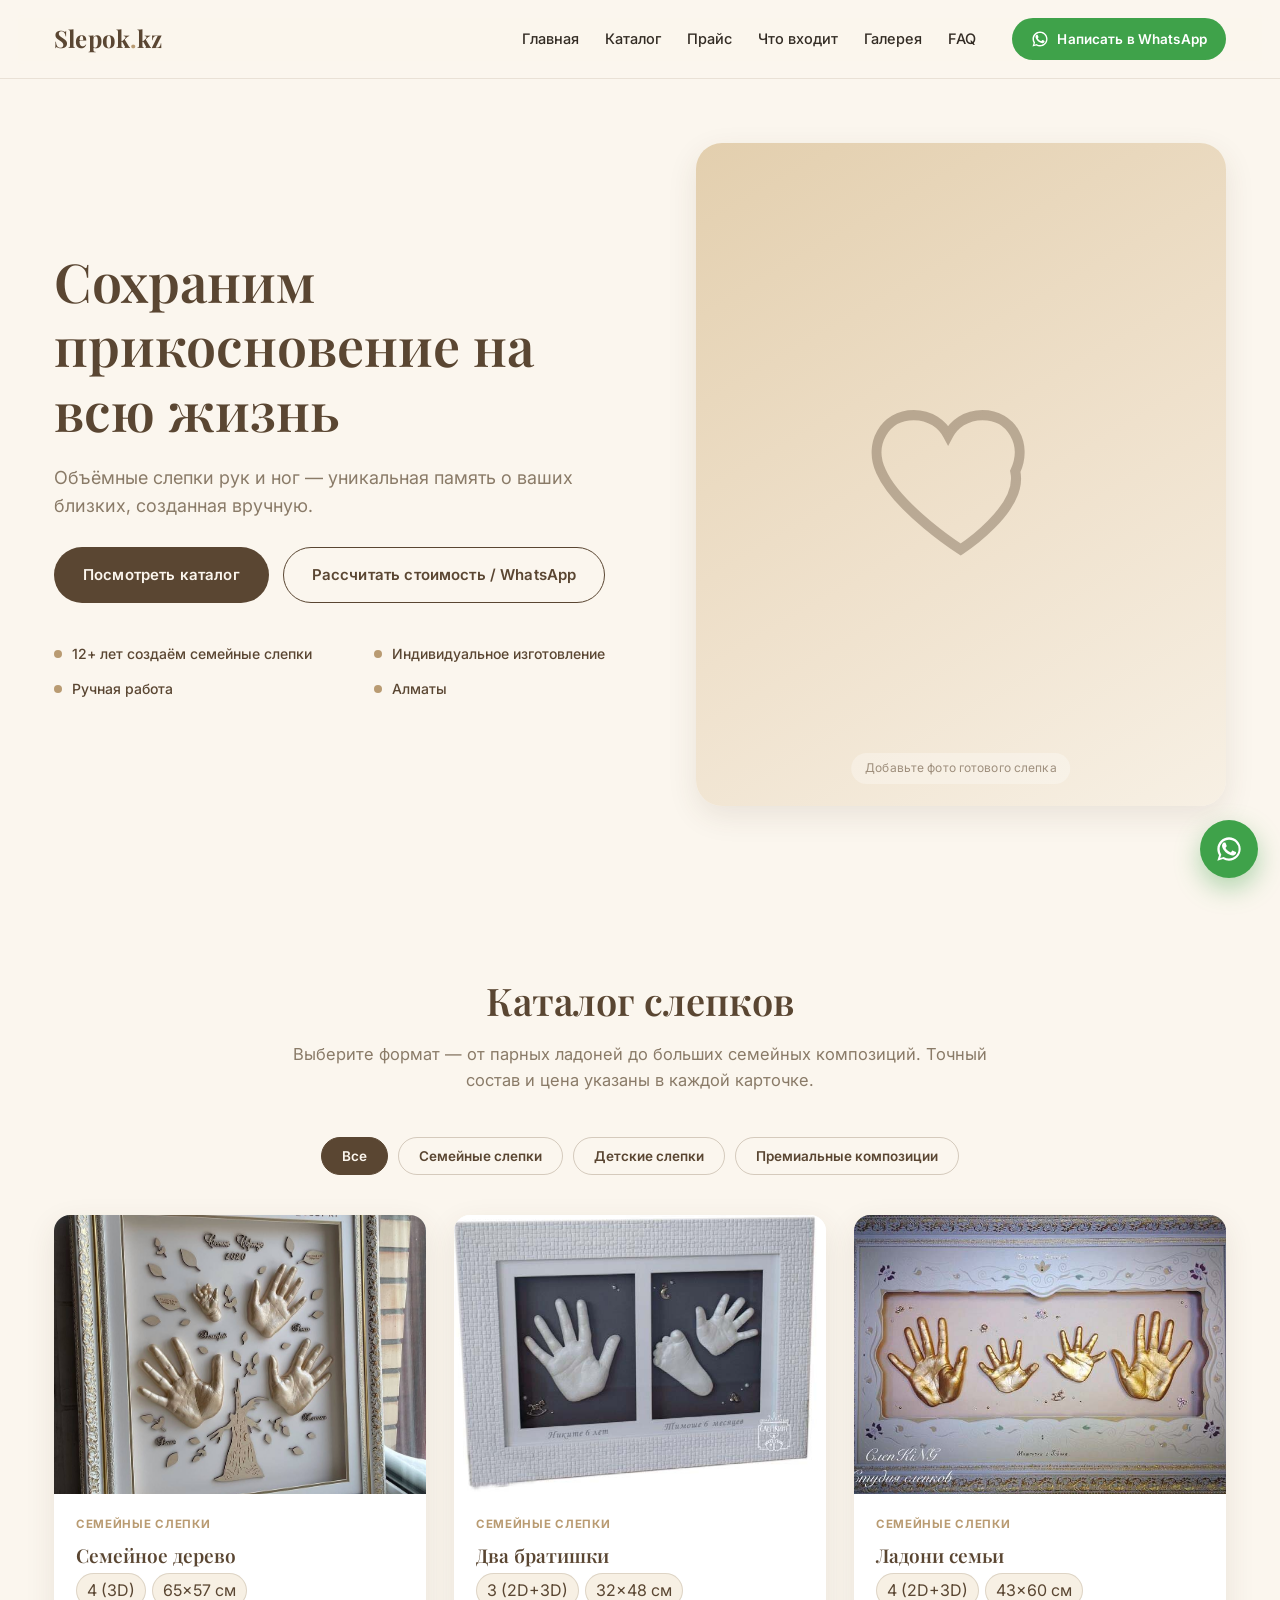
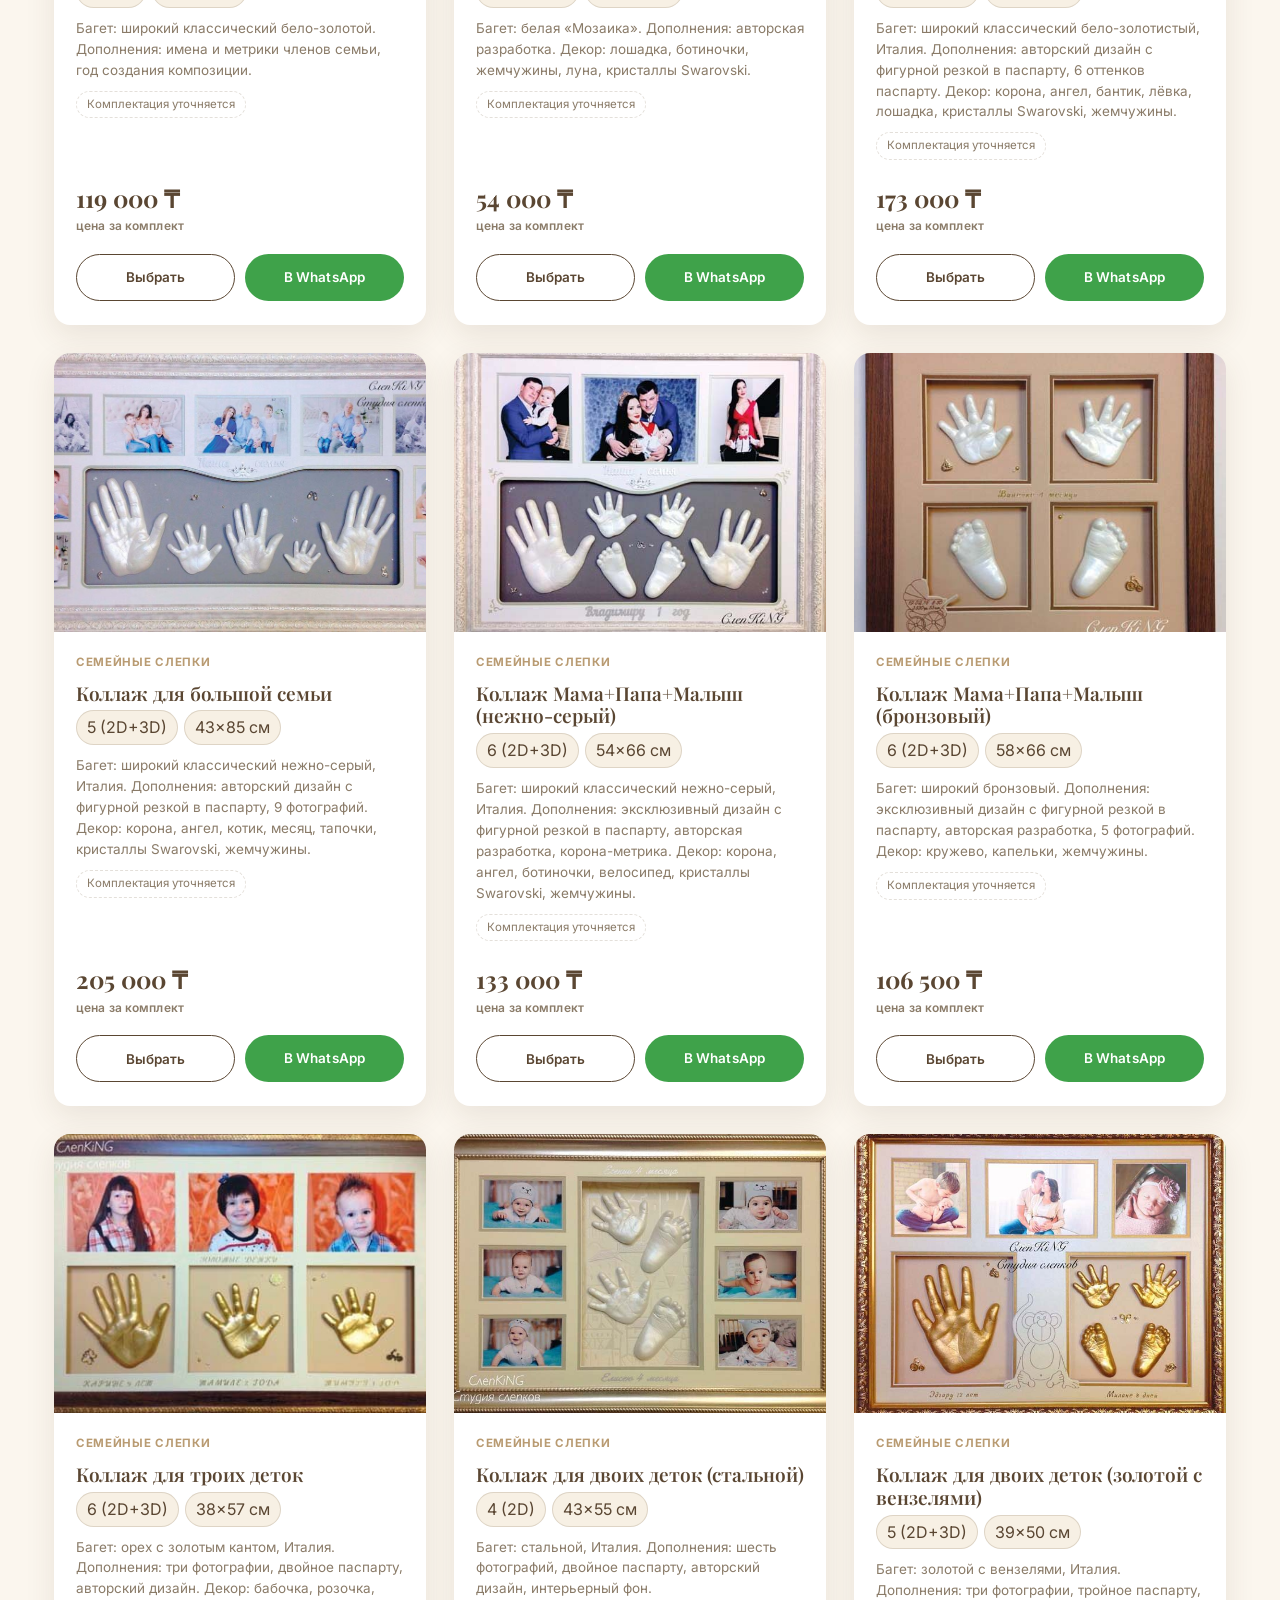
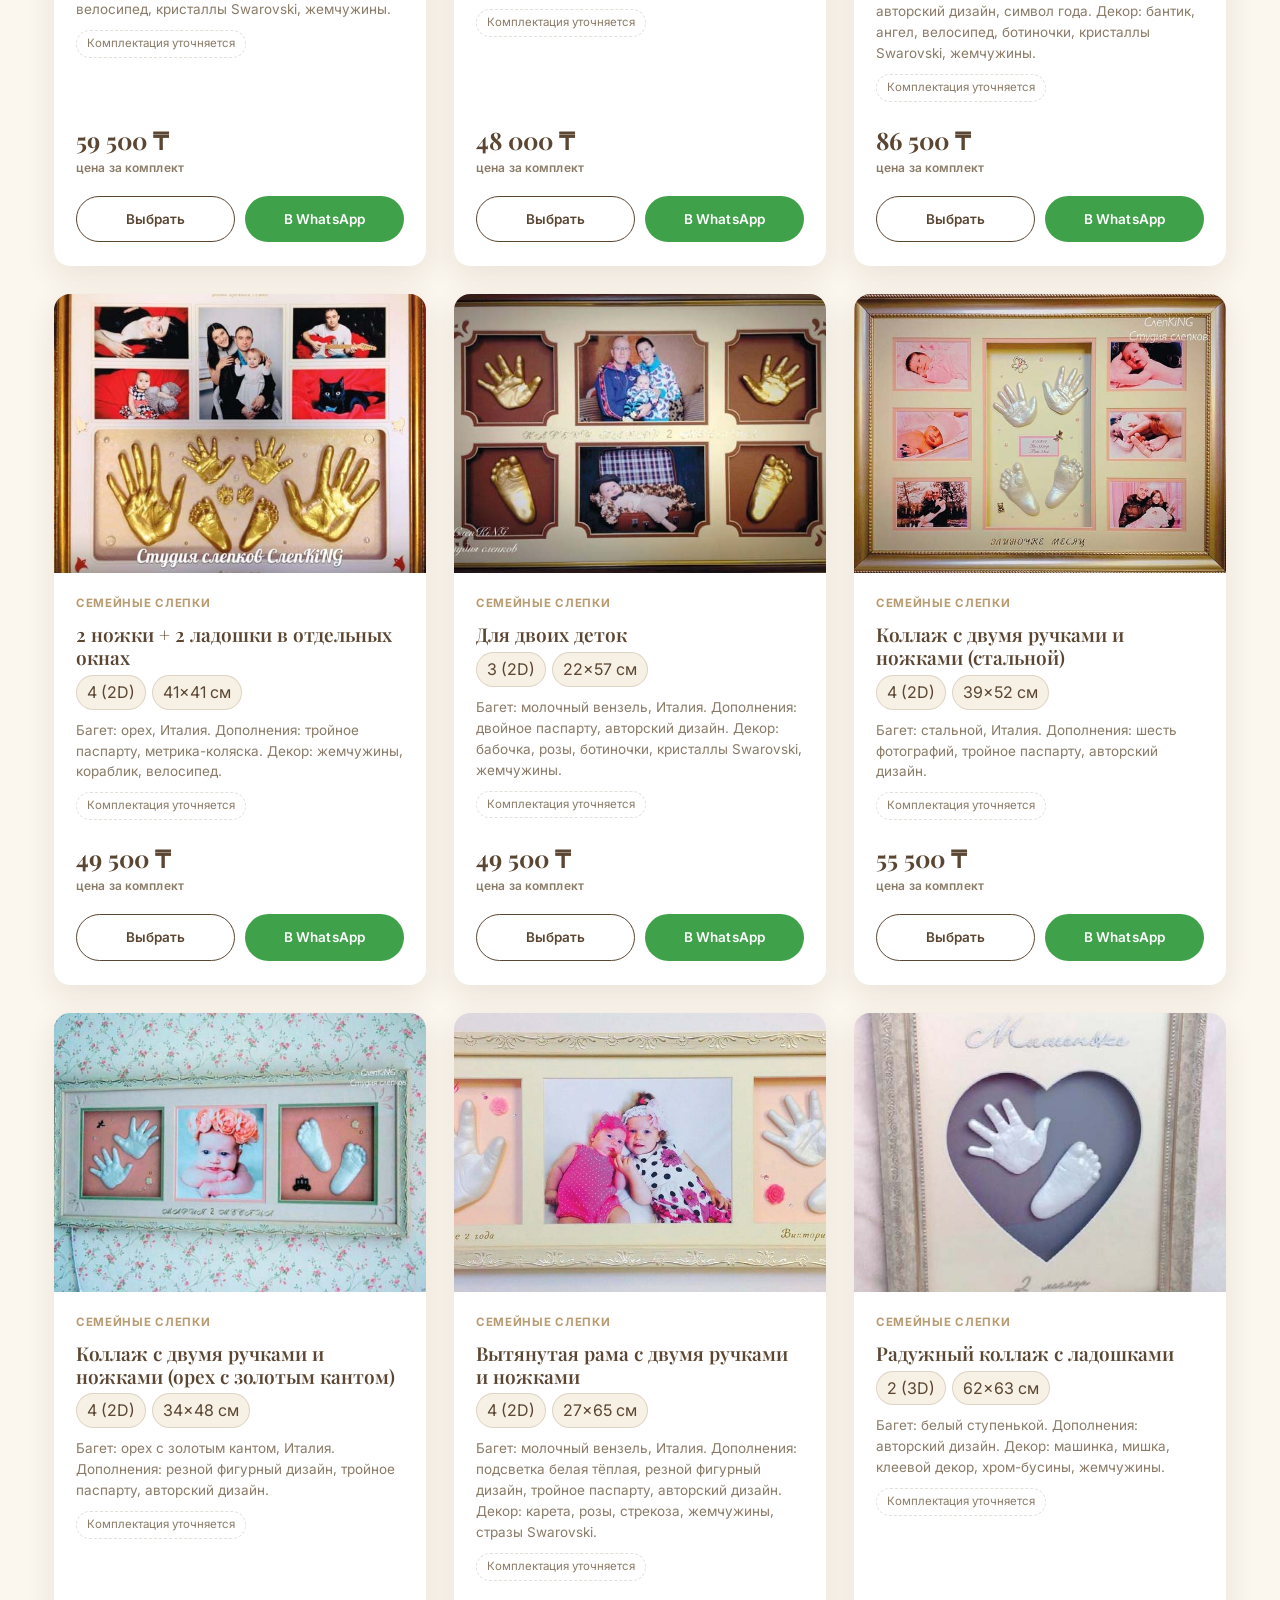
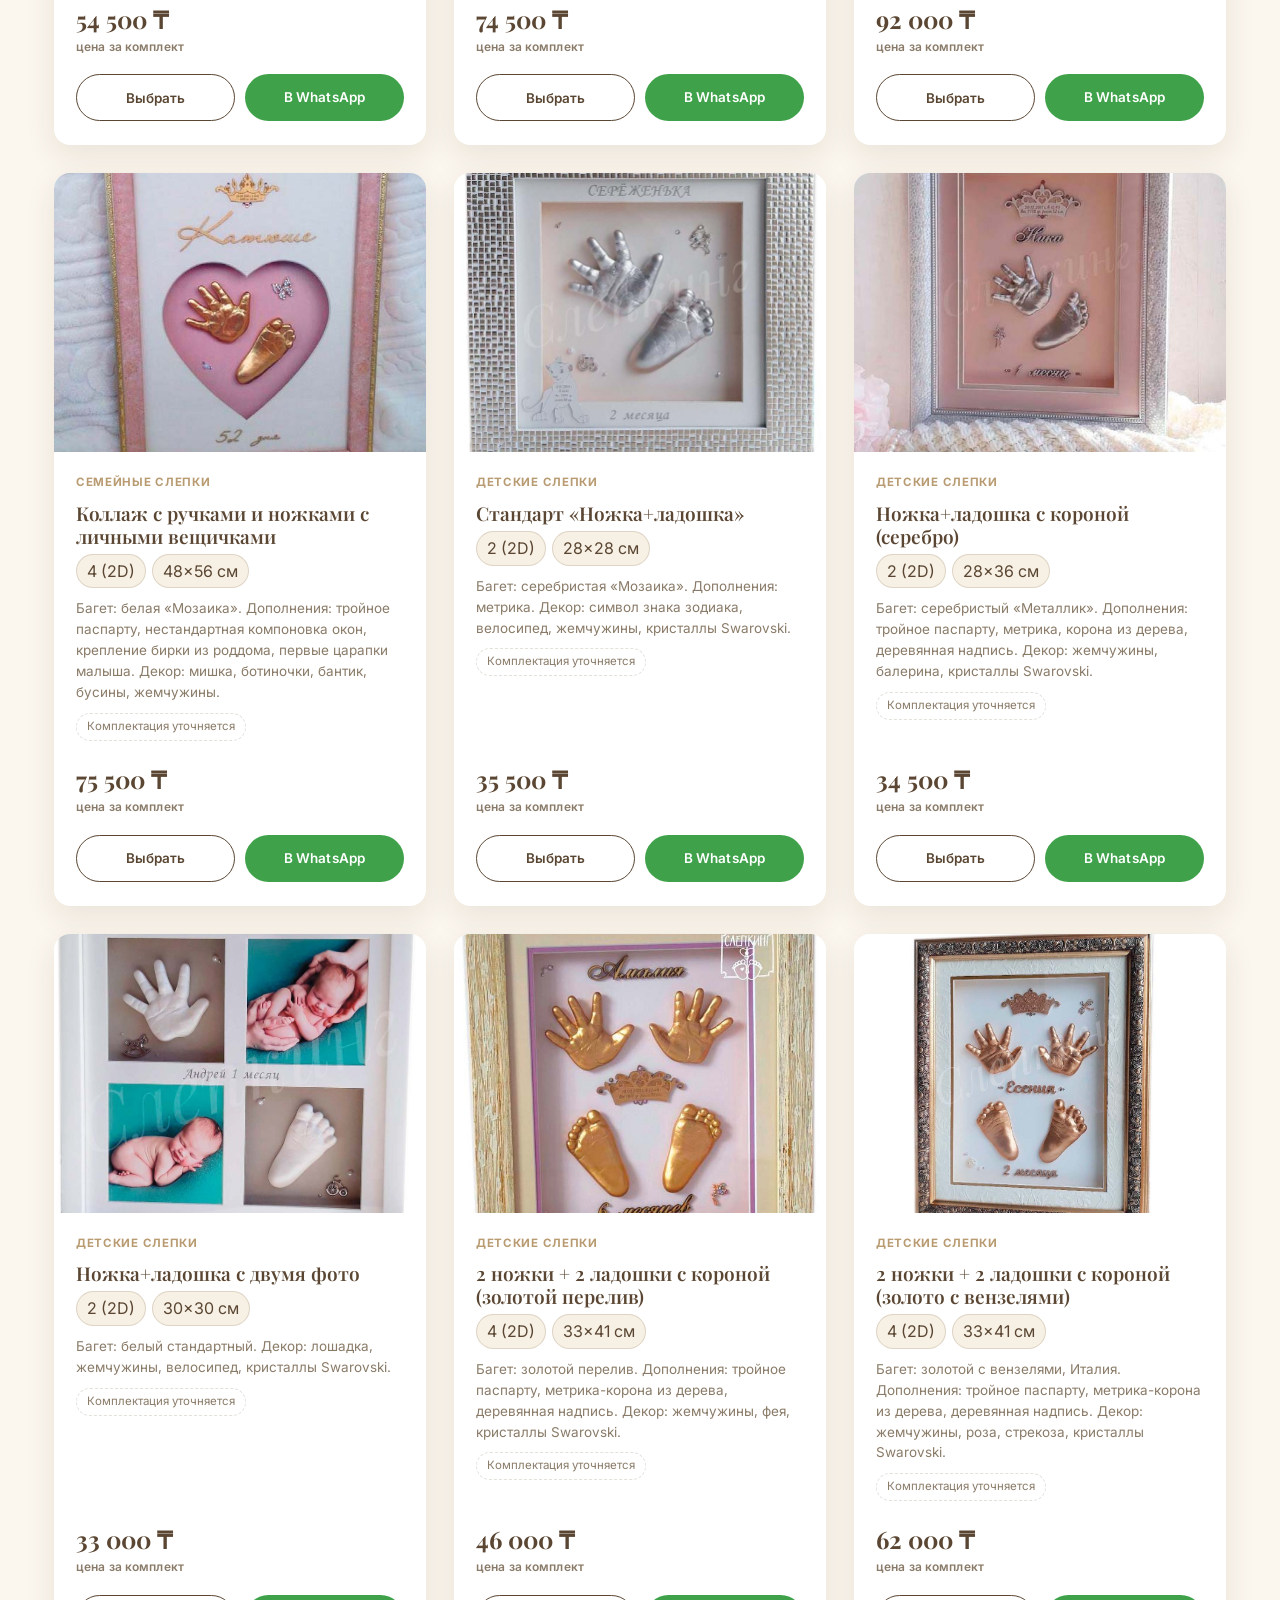
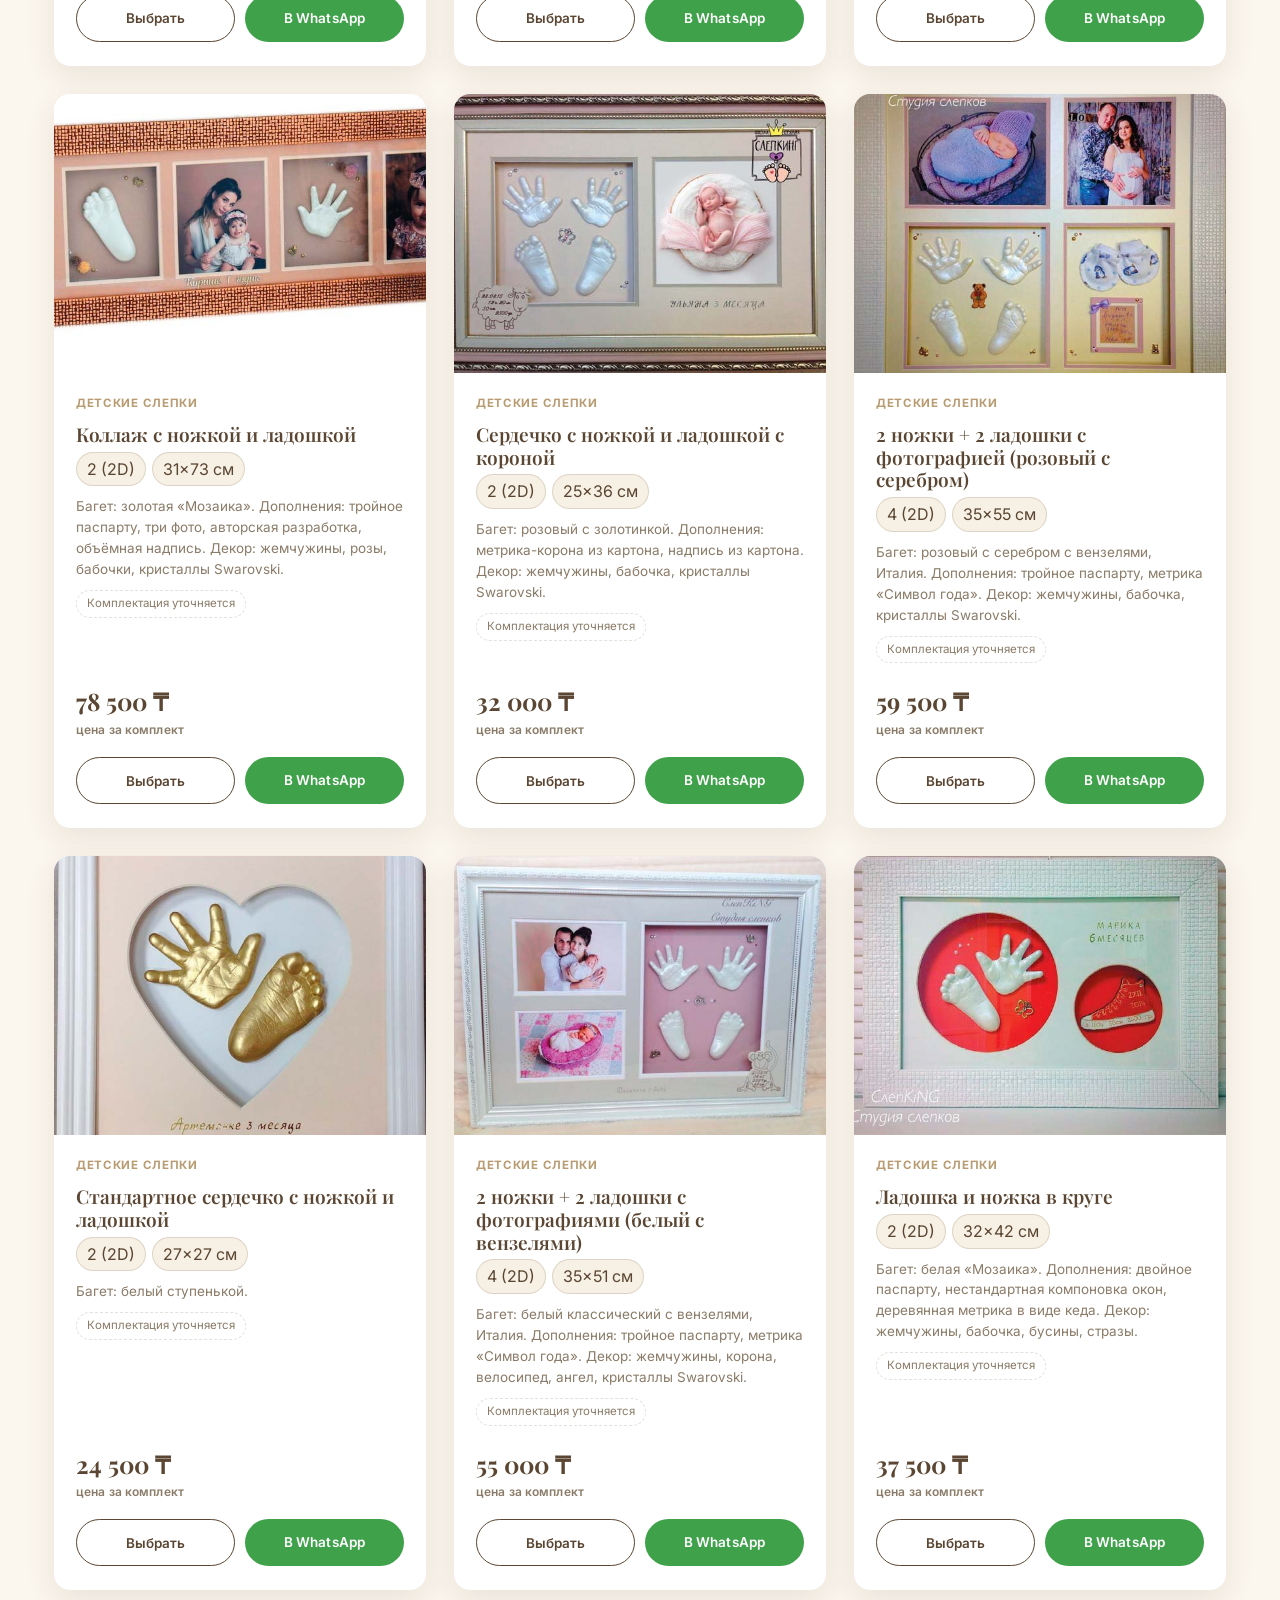
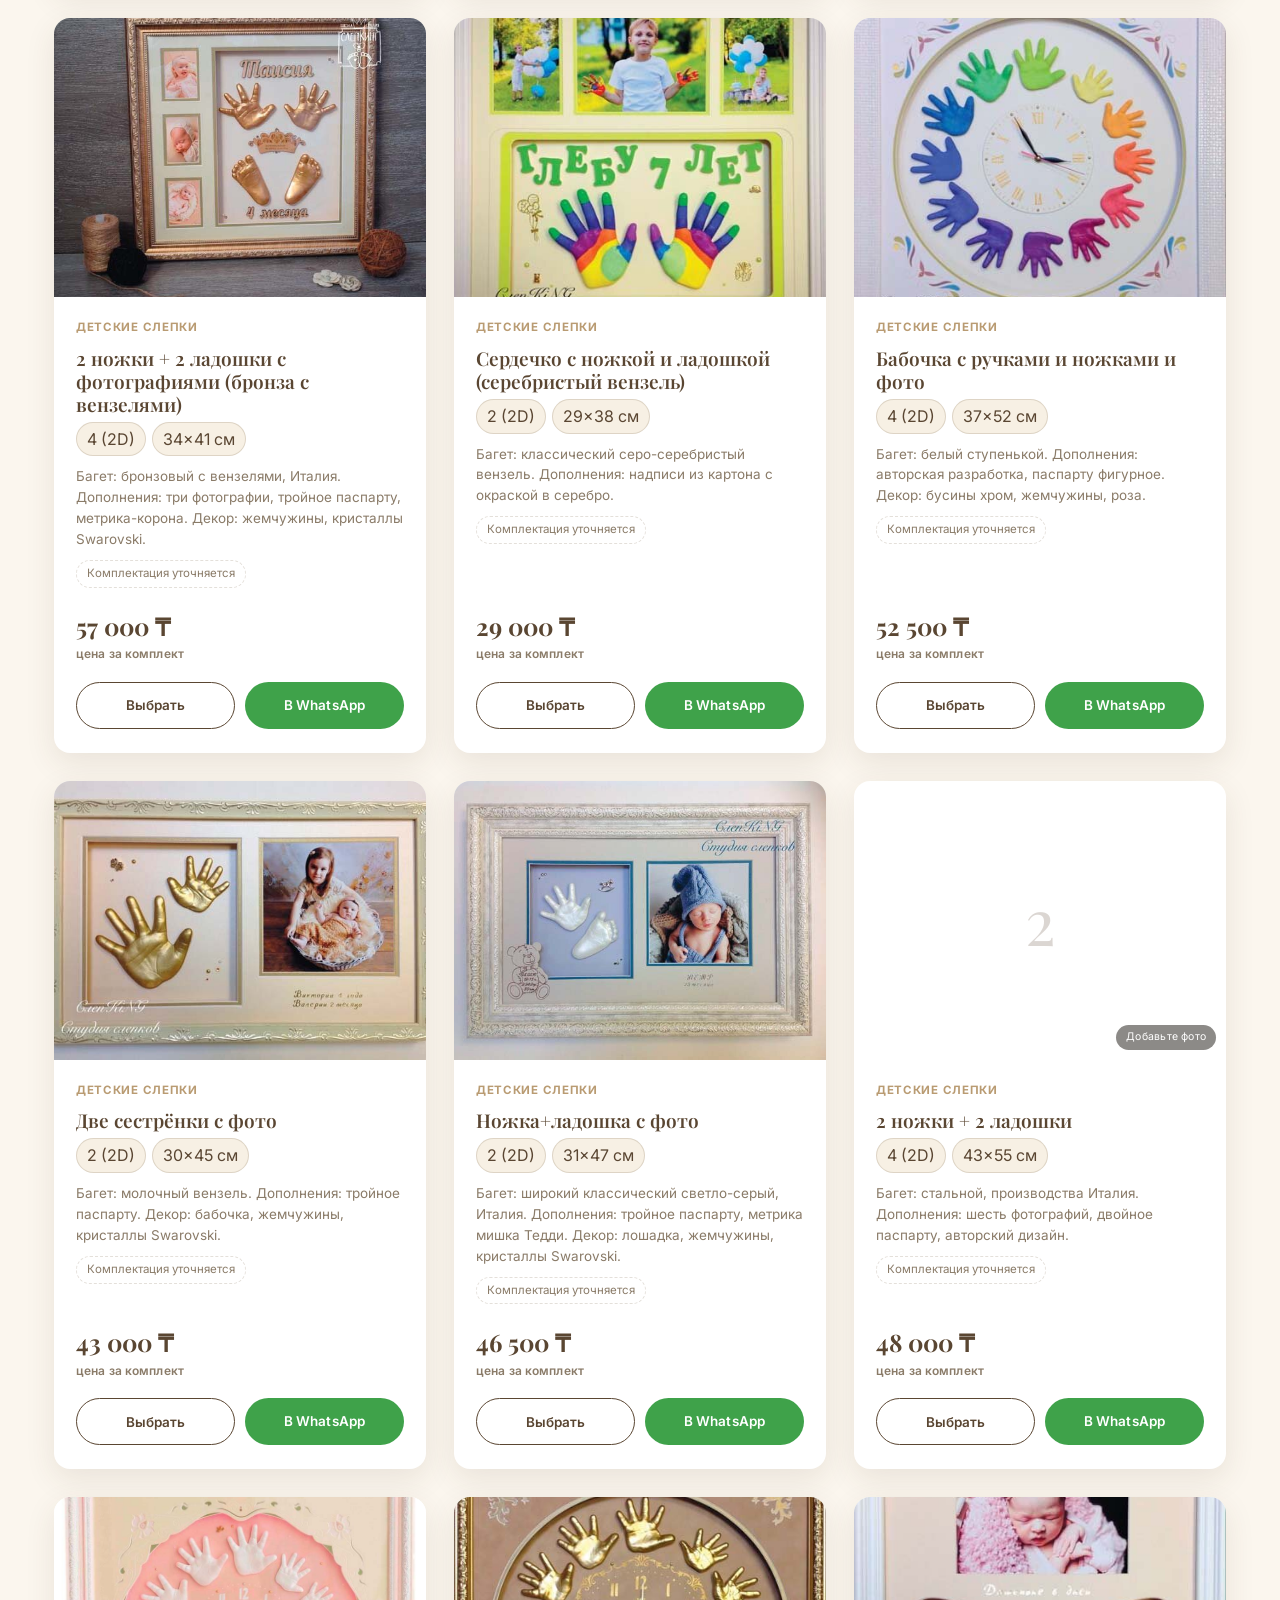
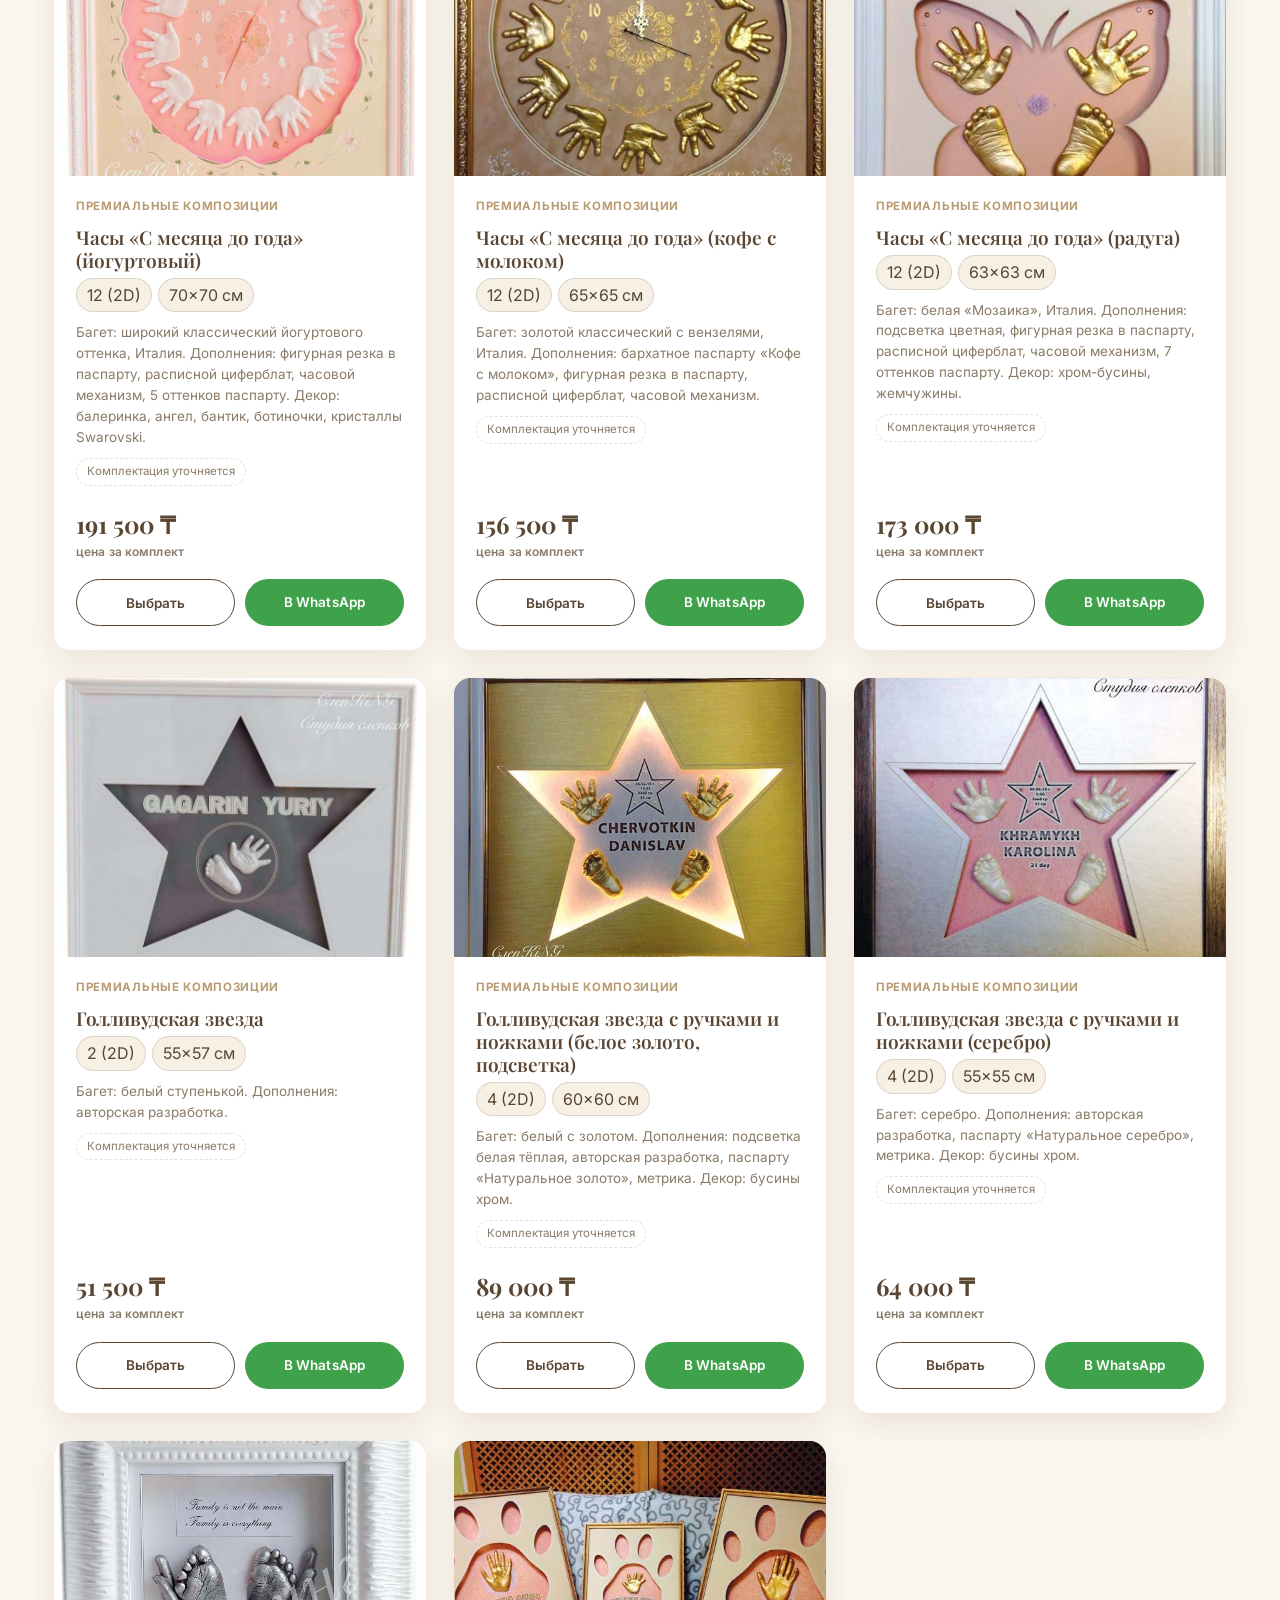
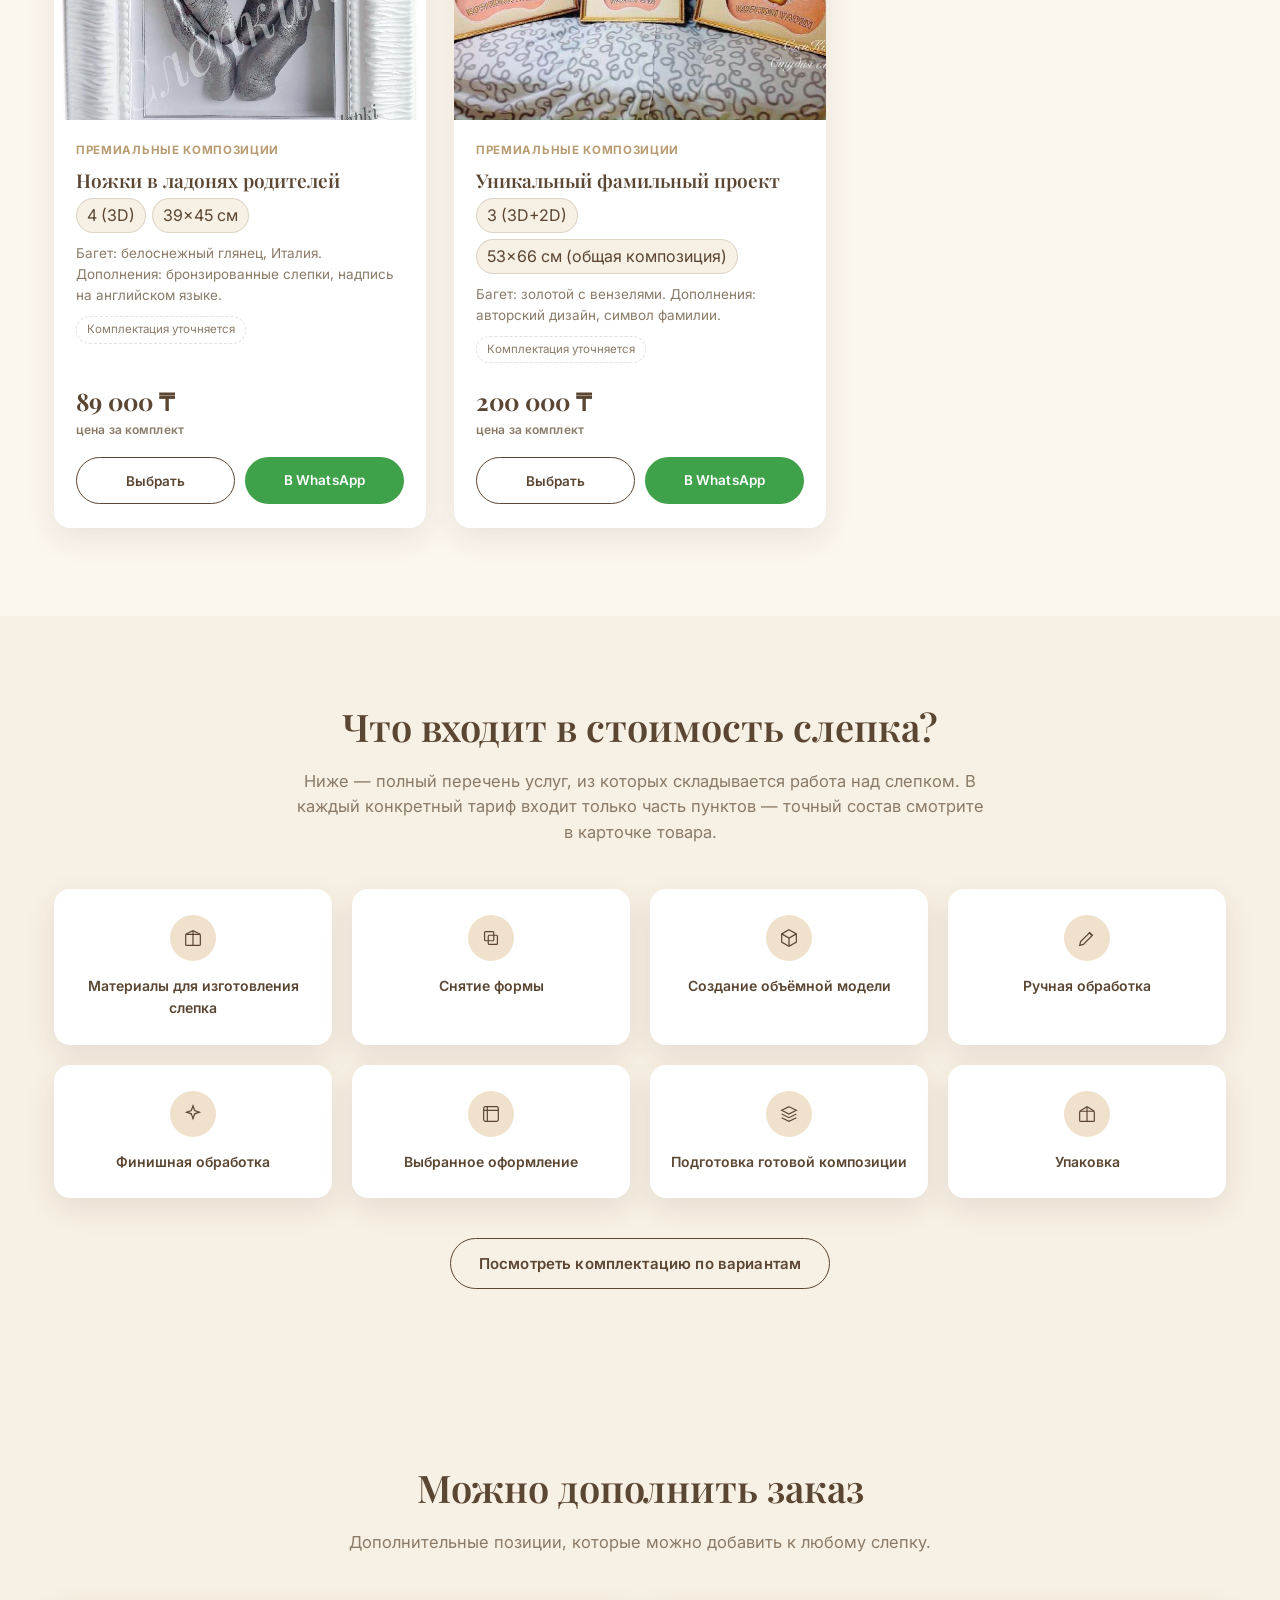
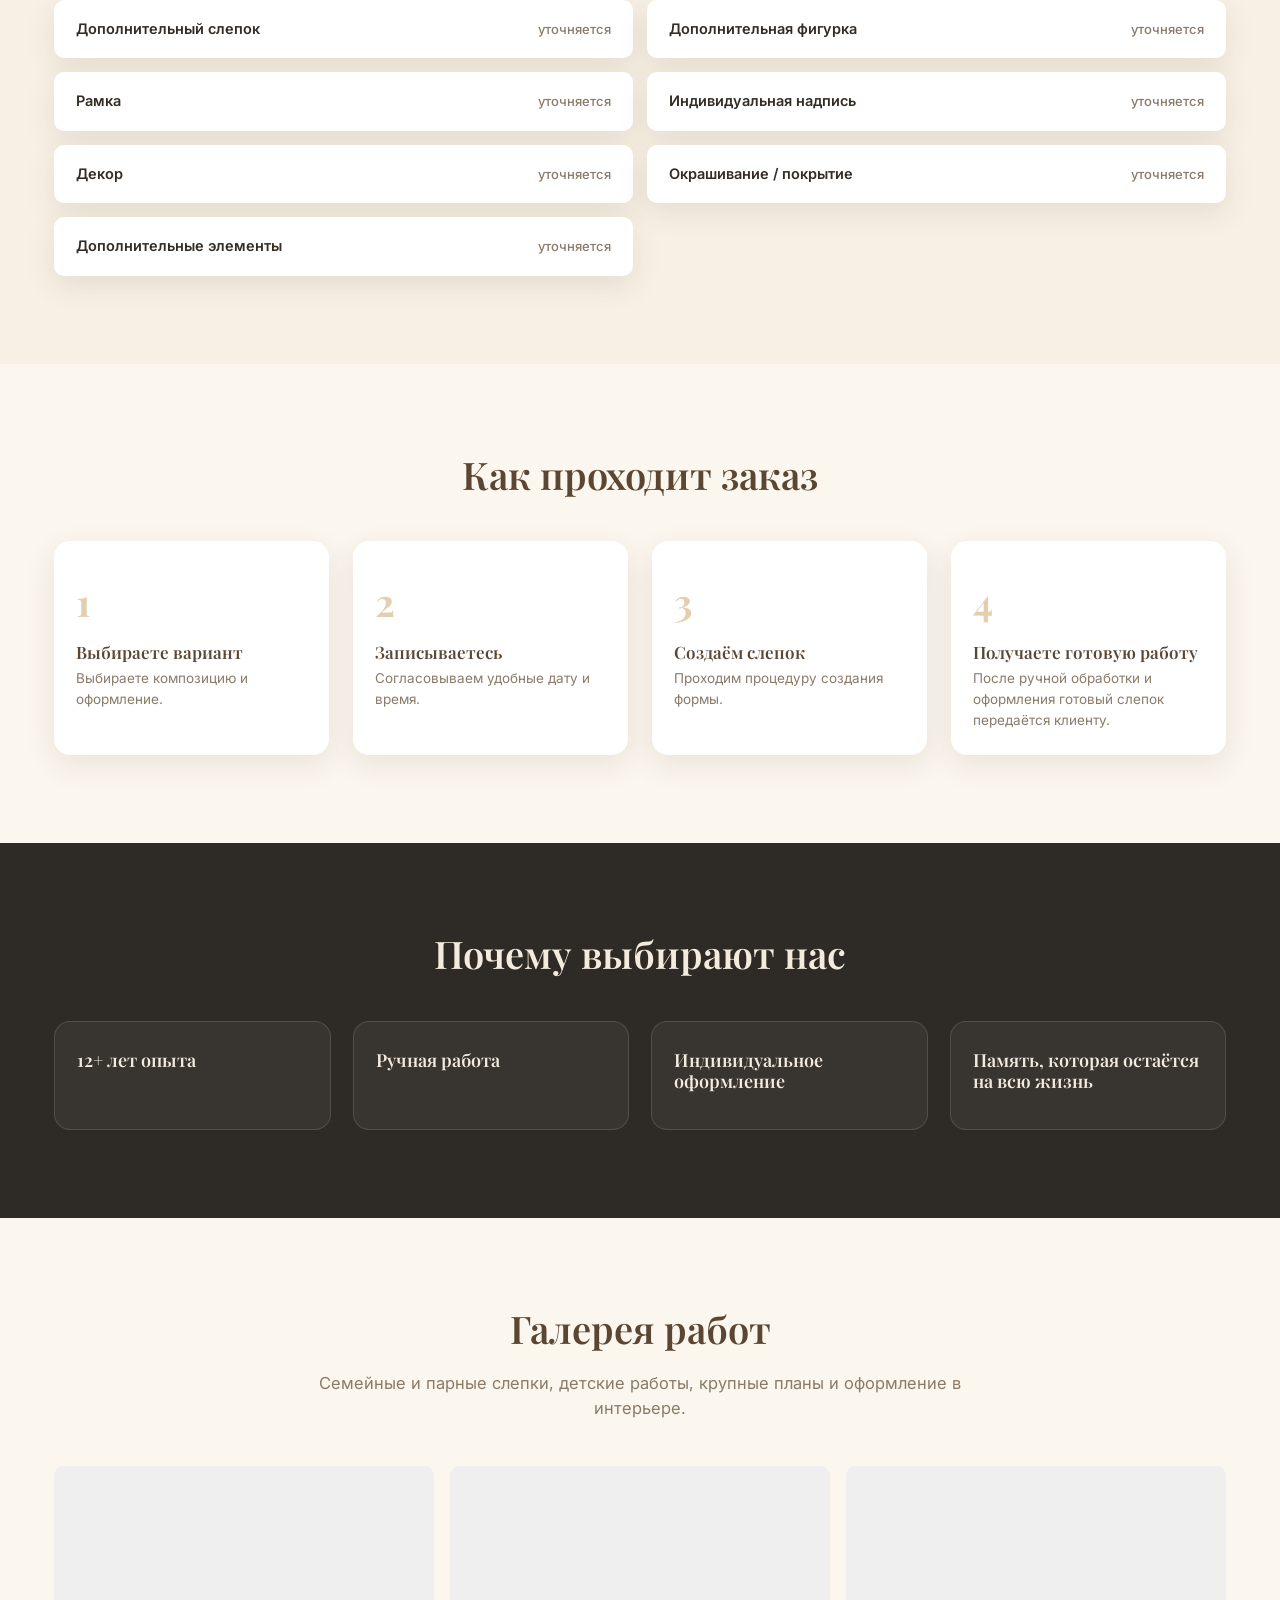
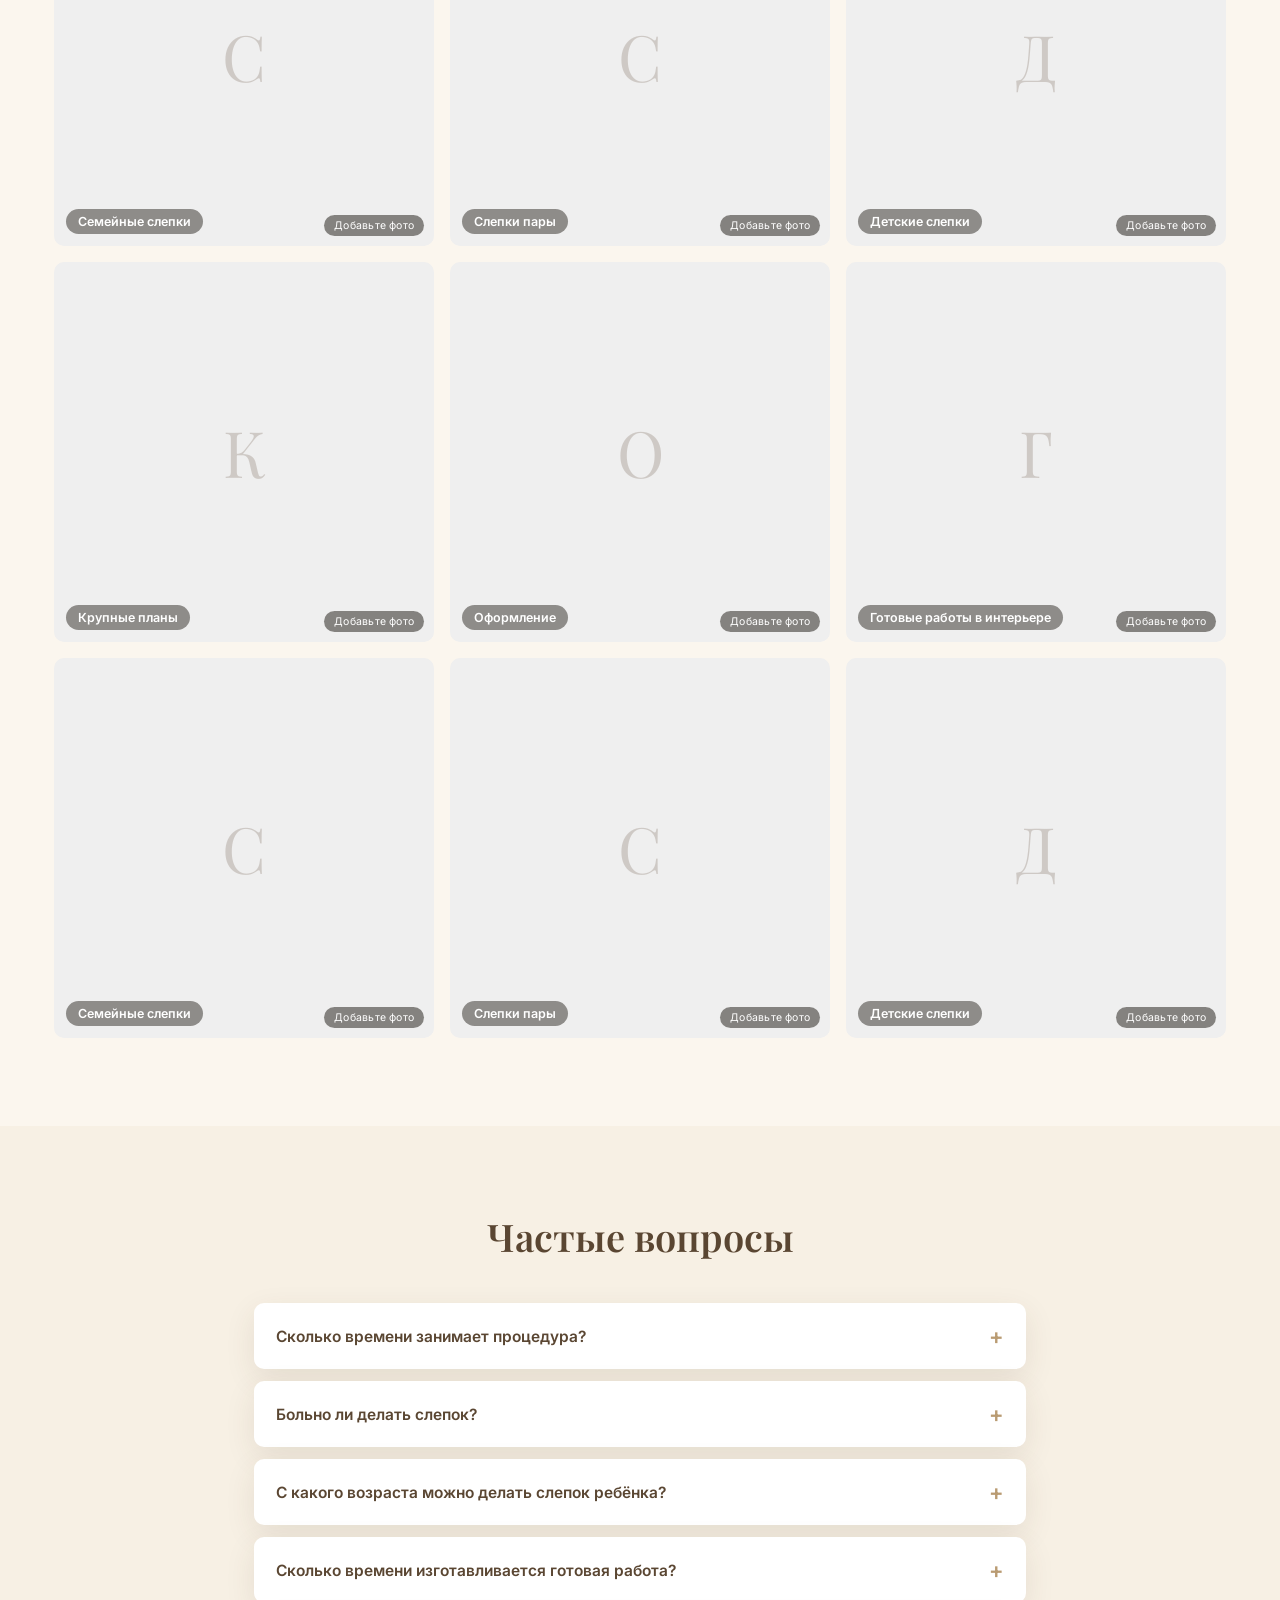
<file: index.html>
<!DOCTYPE html>
<html lang="ru">
<head>
<meta charset="UTF-8">
<meta name="viewport" content="width=device-width, initial-scale=1.0">
<title>Slepok.kz — объёмные слепки рук и ног на память | Алматы</title>
<meta name="description" content="Студия объёмных слепков рук и ног в Алматы. Семейные, детские и парные слепки ручной работы. Каталог, цены, состав комплектов.">
<link rel="preconnect" href="https://fonts.googleapis.com">
<link rel="preconnect" href="https://fonts.gstatic.com" crossorigin>
<link href="https://fonts.googleapis.com/css2?family=Playfair+Display:wght@500;600;700&family=Inter:wght@400;500;600;700&display=swap" rel="stylesheet">
<link rel="stylesheet" href="css/style.css">
</head>
<body>

<!-- ============ ШАПКА / НАВИГАЦИЯ ============ -->
<header class="header" id="header">
  <div class="container header__inner">
    <a href="#hero" class="logo">Slepok<span class="logo__dot">.</span>kz</a>

    <nav class="nav" id="nav">
      <a href="#hero" class="nav__link">Главная</a>
      <a href="#catalog" class="nav__link">Каталог</a>
      <a href="#packages" class="nav__link">Прайс</a>
      <a href="#included" class="nav__link">Что входит</a>
      <a href="#gallery" class="nav__link">Галерея</a>
      <a href="#faq" class="nav__link">FAQ</a>
    </nav>

    <a href="#" class="btn btn--whatsapp btn--sm header__cta" data-wa-order="Здравствуйте! Хочу узнать подробнее о слепках.">
      <svg class="icon" viewBox="0 0 24 24"><use href="#icon-whatsapp"/></svg>
      Написать в WhatsApp
    </a>

    <button class="burger" id="burger" aria-label="Открыть меню" aria-expanded="false">
      <span></span><span></span><span></span>
    </button>
  </div>

  <div class="mobile-menu" id="mobileMenu">
    <a href="#hero" class="mobile-menu__link">Главная</a>
    <a href="#catalog" class="mobile-menu__link">Каталог</a>
    <a href="#packages" class="mobile-menu__link">Прайс</a>
    <a href="#included" class="mobile-menu__link">Что входит</a>
    <a href="#gallery" class="mobile-menu__link">Галерея</a>
    <a href="#faq" class="mobile-menu__link">FAQ</a>
    <a href="#" class="btn btn--whatsapp mobile-menu__cta" data-wa-order="Здравствуйте! Хочу узнать подробнее о слепках.">Написать в WhatsApp</a>
  </div>
</header>

<main>

  <!-- ============ 1. ПЕРВЫЙ ЭКРАН ============ -->
  <section class="hero" id="hero">
    <div class="container hero__inner">
      <div class="hero__content">
        <h1 class="hero__title" id="heroTitle">Сохраним прикосновение на всю жизнь</h1>
        <p class="hero__subtitle" id="heroSubtitle">Объёмные слепки рук и ног — уникальная память о ваших близких, созданная вручную.</p>
        <div class="hero__actions">
          <a href="#catalog" class="btn btn--primary">Посмотреть каталог</a>
          <a href="#" class="btn btn--outline" data-wa-order="Здравствуйте! Хочу рассчитать стоимость слепка.">Рассчитать стоимость / WhatsApp</a>
        </div>
        <ul class="trust-bar" id="trustBar"></ul>
      </div>
      <div class="hero__media">
        <div class="hero__image" id="heroImage" data-placeholder-icon="hands"></div>
      </div>
    </div>
  </section>

  <!-- ============ 2. КАТАЛОГ ============ -->
  <section class="section" id="catalog">
    <div class="container">
      <div class="section__head">
        <h2 class="section__title">Каталог слепков</h2>
        <p class="section__lead">Выберите формат — от парных ладоней до больших семейных композиций. Точный состав и цена указаны в каждой карточке.</p>
      </div>

      <div class="catalog-tabs" id="catalogTabs"></div>
      <div class="catalog-grid" id="catalogGrid"></div>
    </div>
  </section>

  <!-- ============ 3. ЧТО ВХОДИТ В СТОИМОСТЬ ============ -->
  <section class="section section--tinted" id="included">
    <div class="container">
      <div class="section__head">
        <h2 class="section__title">Что входит в стоимость слепка?</h2>
        <p class="section__lead">Ниже — полный перечень услуг, из которых складывается работа над слепком. В каждый конкретный тариф входит только часть пунктов — точный состав смотрите в карточке товара.</p>
      </div>

      <div class="included-grid" id="includedGrid"></div>

      <div class="included-cta">
        <button class="btn btn--outline" id="btnShowComplectation">Посмотреть комплектацию по вариантам</button>
      </div>
    </div>
  </section>

  <!-- ============ 4. СРАВНЕНИЕ КОМПЛЕКТОВ ============ -->
  <section class="section" id="packages">
    <div class="container">
      <div class="section__head">
        <h2 class="section__title">Выберите свой вариант</h2>
        <p class="section__lead">Три уровня комплектации — от базового до VIP.</p>
      </div>
      <div class="packages-grid" id="packagesGrid"></div>
    </div>
  </section>

  <!-- ============ 5. ДОПОЛНИТЕЛЬНЫЕ УСЛУГИ ============ -->
  <section class="section section--tinted" id="addons">
    <div class="container">
      <div class="section__head">
        <h2 class="section__title">Можно дополнить заказ</h2>
        <p class="section__lead">Дополнительные позиции, которые можно добавить к любому слепку.</p>
      </div>
      <div class="addons-grid" id="addonsGrid"></div>
    </div>
  </section>

  <!-- ============ 6. КАК ПРОХОДИТ ЗАКАЗ ============ -->
  <section class="section" id="how">
    <div class="container">
      <div class="section__head">
        <h2 class="section__title">Как проходит заказ</h2>
      </div>
      <div class="steps-grid" id="stepsGrid"></div>
    </div>
  </section>

  <!-- ============ 7. ПОЧЕМУ ВЫБИРАЮТ НАС ============ -->
  <section class="section section--dark" id="why">
    <div class="container">
      <div class="section__head">
        <h2 class="section__title section__title--light">Почему выбирают нас</h2>
      </div>
      <div class="whyus-grid" id="whyusGrid"></div>
    </div>
  </section>

  <!-- ============ 8. ГАЛЕРЕЯ ============ -->
  <section class="section" id="gallery">
    <div class="container">
      <div class="section__head">
        <h2 class="section__title">Галерея работ</h2>
        <p class="section__lead">Семейные и парные слепки, детские работы, крупные планы и оформление в интерьере.</p>
      </div>
      <div class="gallery-grid" id="galleryGrid"></div>
    </div>
  </section>

  <!-- ============ 9. FAQ ============ -->
  <section class="section section--tinted" id="faq">
    <div class="container container--narrow">
      <div class="section__head">
        <h2 class="section__title">Частые вопросы</h2>
      </div>
      <div class="faq-list" id="faqList"></div>
    </div>
  </section>

  <!-- ============ 10. ФИНАЛЬНЫЙ CTA ============ -->
  <section class="final-cta" id="finalCta">
    <div class="container final-cta__inner">
      <h2 class="final-cta__title" id="finalCtaTitle">Подарите себе память, которую можно держать в руках</h2>
      <p class="final-cta__text" id="finalCtaText">Выберите вариант в каталоге или напишите нам — поможем подобрать композицию под вашу семью и бюджет.</p>
      <div class="final-cta__actions">
        <a href="#" class="btn btn--primary" data-wa-order="Здравствуйте! Хочу подобрать вариант слепка.">Написать в WhatsApp</a>
        <a href="#packages" class="btn btn--outline btn--outline-light">Посмотреть прайс</a>
      </div>
    </div>
  </section>

</main>

<!-- ============ ФУТЕР ============ -->
<footer class="footer">
  <div class="container footer__inner">
    <div class="footer__brand">
      <a href="#hero" class="logo logo--footer">Slepok<span class="logo__dot">.</span>kz</a>
      <p class="footer__tagline">Объёмные слепки рук и ног ручной работы. Алматы.</p>
    </div>
    <nav class="footer__nav">
      <a href="#catalog">Каталог</a>
      <a href="#packages">Прайс</a>
      <a href="#included">Что входит</a>
      <a href="#gallery">Галерея</a>
      <a href="#faq">FAQ</a>
    </nav>
    <div class="footer__contacts" id="footerContacts"></div>
  </div>
  <div class="footer__bottom container">
    <span>© <span id="footerYear"></span> Slepok.kz</span>
  </div>
</footer>

<!-- Плавающая кнопка WhatsApp -->
<a href="#" class="fab-whatsapp" id="fabWhatsapp" data-wa-order="Здравствуйте! Хочу узнать подробнее о слепках." aria-label="Написать в WhatsApp">
  <svg class="icon" viewBox="0 0 24 24"><use href="#icon-whatsapp"/></svg>
</a>

<!-- ============ МОДАЛЬНЫЕ ОКНА ============ -->
<div class="modal-overlay" id="modalOverlay">
  <div class="modal" id="modal" role="dialog" aria-modal="true">
    <button class="modal__close" id="modalClose" aria-label="Закрыть">&times;</button>
    <div class="modal__body" id="modalBody"></div>
  </div>
</div>

<div class="lightbox" id="lightbox">
  <button class="lightbox__close" id="lightboxClose" aria-label="Закрыть">&times;</button>
  <div class="lightbox__content" id="lightboxContent"></div>
</div>

<!-- ============ SVG-СПРАЙТ ИКОНОК (плейсхолдеры без реальных фото) ============ -->
<svg style="display:none">
  <symbol id="icon-whatsapp" viewBox="0 0 24 24"><path d="M17.472 14.382c-.297-.149-1.758-.867-2.03-.967-.273-.099-.471-.148-.67.15-.197.297-.767.966-.94 1.164-.173.199-.347.223-.644.075-.297-.15-1.255-.463-2.39-1.475-.883-.788-1.48-1.761-1.653-2.059-.173-.297-.018-.458.13-.606.134-.133.298-.347.446-.52.149-.174.198-.298.298-.497.099-.198.05-.371-.025-.52-.075-.149-.669-1.612-.916-2.207-.242-.579-.487-.5-.669-.51-.173-.008-.371-.01-.57-.01-.198 0-.52.074-.792.372-.272.297-1.04 1.016-1.04 2.479 0 1.462 1.065 2.875 1.213 3.074.149.198 2.096 3.2 5.077 4.487.709.306 1.262.489 1.694.625.712.227 1.36.195 1.872.118.571-.085 1.758-.719 2.006-1.413.248-.694.248-1.289.173-1.413-.074-.124-.272-.198-.57-.347z"/><path d="M12.004 2C6.486 2 2 6.486 2 12.004c0 1.874.508 3.703 1.472 5.31L2 22l4.83-1.426a9.96 9.96 0 0 0 5.174 1.42h.004c5.518 0 10.004-4.486 10.004-10.004C22.012 6.486 17.526 2 12.004 2zm0 18.13h-.003a8.11 8.11 0 0 1-4.135-1.13l-.297-.176-3.062.904.918-2.994-.194-.307a8.104 8.104 0 0 1-1.251-4.32c0-4.484 3.65-8.134 8.128-8.134 2.171 0 4.211.847 5.746 2.383a8.07 8.07 0 0 1 2.379 5.75c-.001 4.484-3.65 8.024-8.229 8.024z"/></symbol>
</svg>

<script src="js/main.js"></script>
</body>
</html>
</file>
<file: css/style.css>
/* ============================================================
   SLEPOK.KZ — СТИЛИ
   Палитра: молочный / тёплый бежевый / песочный /
            приглушённый коричневный / графитовый
   ============================================================ */

:root{
  --cream:#FBF6EE;
  --cream-2:#F7F0E4;
  --beige:#EFE1CC;
  --sand:#E3CFAE;
  --brown-soft:#B99B72;
  --brown:#7A6349;
  --brown-dark:#5A4632;
  --graphite:#2E2A25;
  --graphite-2:#3D372F;
  --white:#FFFFFF;
  --whatsapp:#3FA24A;

  --text-main:#332C24;
  --text-muted:#8A7B68;
  --text-on-dark:#F3EBDD;
  --text-on-dark-muted:#C9BBA4;

  --radius-sm:10px;
  --radius-md:16px;
  --radius-lg:26px;
  --shadow-card:0 10px 30px rgba(74,58,38,.10);
  --shadow-hover:0 16px 40px rgba(74,58,38,.16);

  --font-head:'Playfair Display', Georgia, serif;
  --font-body:'Inter', -apple-system, BlinkMacSystemFont, sans-serif;

  --container:1220px;
}

*,*::before,*::after{box-sizing:border-box;}
html{scroll-behavior:smooth;}
body{
  margin:0;
  font-family:var(--font-body);
  color:var(--text-main);
  background:var(--cream);
  -webkit-font-smoothing:antialiased;
  line-height:1.55;
}
h1,h2,h3,h4{
  font-family:var(--font-head);
  font-weight:600;
  margin:0 0 .5em;
  color:var(--brown-dark);
  line-height:1.2;
}
p{margin:0 0 1em;}
a{color:inherit; text-decoration:none;}
ul{list-style:none; margin:0; padding:0;}
button{font-family:inherit; cursor:pointer;}
img{max-width:100%; display:block;}

.container{
  max-width:var(--container);
  margin:0 auto;
  padding:0 24px;
}
.container--narrow{max-width:820px;}

/* ---------- Кнопки ---------- */
.btn{
  display:inline-flex;
  align-items:center;
  gap:8px;
  justify-content:center;
  padding:15px 28px;
  border-radius:999px;
  font-weight:600;
  font-size:15px;
  letter-spacing:.01em;
  border:1.5px solid transparent;
  transition:transform .18s ease, box-shadow .18s ease, background .18s ease, color .18s ease, border-color .18s ease;
  white-space:nowrap;
}
.btn--primary{
  background:var(--brown-dark);
  color:var(--cream);
}
.btn--primary:hover{background:var(--graphite); transform:translateY(-2px); box-shadow:var(--shadow-hover);}
.btn--outline{
  background:transparent;
  border-color:var(--brown-dark);
  color:var(--brown-dark);
}
.btn--outline:hover{background:var(--brown-dark); color:var(--cream); transform:translateY(-2px);}
.btn--outline-light{border-color:rgba(243,235,221,.5); color:var(--text-on-dark);}
.btn--outline-light:hover{background:var(--text-on-dark); color:var(--graphite);}
.btn--whatsapp{background:var(--whatsapp); color:#fff;}
.btn--whatsapp:hover{background:#358f40; transform:translateY(-2px); box-shadow:var(--shadow-hover);}
.btn--sm{padding:10px 18px; font-size:13.5px;}
.btn--block{width:100%;}
.btn[disabled]{opacity:.5; cursor:not-allowed; transform:none !important;}
.icon{width:18px; height:18px; fill:currentColor; flex:none;}

/* ---------- Шапка ---------- */
.header{
  position:sticky; top:0; z-index:60;
  background:rgba(251,246,238,.92);
  backdrop-filter:saturate(180%) blur(10px);
  border-bottom:1px solid rgba(122,99,73,.14);
}
.header__inner{
  display:flex; align-items:center; gap:28px;
  height:78px;
}
.logo{
  font-family:var(--font-head);
  font-size:24px;
  font-weight:700;
  color:var(--brown-dark);
  letter-spacing:.01em;
}
.logo__dot{color:var(--brown-soft);}
.nav{display:flex; gap:26px; margin-left:auto;}
.nav__link{
  font-size:14.5px; font-weight:500; color:var(--text-main);
  position:relative; padding:6px 0;
}
.nav__link::after{
  content:""; position:absolute; left:0; right:0; bottom:0; height:2px;
  background:var(--brown-soft); transform:scaleX(0); transform-origin:left;
  transition:transform .2s ease;
}
.nav__link:hover::after{transform:scaleX(1);}
.header__cta{margin-left:8px; flex:none;}
.burger{
  display:none; flex:none; width:40px; height:40px; border:none; background:none;
  position:relative; margin-left:auto;
}
.burger span{
  display:block; width:22px; height:2px; background:var(--brown-dark);
  margin:5px auto; transition:all .25s ease;
}
.burger[aria-expanded="true"] span:nth-child(1){transform:translateY(7px) rotate(45deg);}
.burger[aria-expanded="true"] span:nth-child(2){opacity:0;}
.burger[aria-expanded="true"] span:nth-child(3){transform:translateY(-7px) rotate(-45deg);}

.mobile-menu{
  display:none; flex-direction:column; gap:2px;
  background:var(--cream-2);
  border-bottom:1px solid rgba(122,99,73,.14);
  padding:10px 24px 20px;
}
.mobile-menu.is-open{display:flex;}
.mobile-menu__link{
  padding:13px 4px; font-size:16px; font-weight:500;
  border-bottom:1px solid rgba(122,99,73,.12);
}
.mobile-menu__cta{margin-top:14px;}

/* ---------- Hero ---------- */
.hero{padding:64px 0 84px;}
.hero__inner{
  display:grid; grid-template-columns:1.05fr .95fr; gap:56px; align-items:center;
}
.hero__title{
  font-size:clamp(32px, 4.2vw, 54px);
  margin-bottom:.4em;
}
.hero__subtitle{
  font-size:18px; color:var(--text-muted); max-width:520px;
}
.hero__actions{display:flex; flex-wrap:wrap; gap:14px; margin:28px 0 40px;}
.trust-bar{
  display:grid; grid-template-columns:repeat(2,auto); gap:14px 28px;
}
.trust-bar li{
  display:flex; align-items:center; gap:10px;
  font-size:14px; font-weight:500; color:var(--brown-dark);
}
.trust-bar .dot{
  width:8px; height:8px; border-radius:50%; background:var(--brown-soft); flex:none;
}
.hero__media{position:relative;}
.hero__image{
  aspect-ratio:4/5; border-radius:var(--radius-lg);
  background:linear-gradient(150deg, var(--sand), var(--beige) 55%, var(--cream-2));
  box-shadow:var(--shadow-card);
  display:flex; align-items:center; justify-content:center;
  position:relative; overflow:hidden;
}
.hero__image::after{
  content:"Добавьте фото готового слепка";
  position:absolute; left:50%; bottom:22px; transform:translateX(-50%);
  font-size:12px; color:var(--brown-dark); opacity:.55;
  background:rgba(255,255,255,.55); padding:6px 14px; border-radius:999px;
  white-space:nowrap; letter-spacing:.01em;
}
.hero__image svg{width:38%; height:38%; opacity:.35;}

/* ---------- Секции ---------- */
.section{padding:88px 0;}
.section--tinted{background:var(--cream-2);}
.section--dark{background:var(--graphite); color:var(--text-on-dark);}
.section--dark .section__lead{color:var(--text-on-dark-muted);}
.section__head{max-width:700px; margin:0 auto 44px; text-align:center;}
.section__title{font-size:clamp(26px,3vw,38px);}
.section__title--light{color:var(--text-on-dark);}
.section__lead{color:var(--text-muted); font-size:16.5px;}

/* ---------- Каталог: табы ---------- */
.catalog-tabs{
  display:flex; flex-wrap:wrap; justify-content:center; gap:10px; margin-bottom:40px;
}
.catalog-tab{
  padding:10px 20px; border-radius:999px; border:1.5px solid rgba(122,99,73,.3);
  font-size:13.5px; font-weight:600; color:var(--brown-dark); background:transparent;
  transition:all .2s ease;
}
.catalog-tab:hover{border-color:var(--brown-dark);}
.catalog-tab.is-active{background:var(--brown-dark); border-color:var(--brown-dark); color:var(--cream);}

/* ---------- Карточки товаров ---------- */
.catalog-grid{
  display:grid; grid-template-columns:repeat(3,1fr); gap:28px;
}
.product-card{
  background:var(--white);
  border-radius:var(--radius-md);
  overflow:hidden;
  box-shadow:var(--shadow-card);
  display:flex; flex-direction:column;
  transition:transform .22s ease, box-shadow .22s ease;
}
.product-card:hover{transform:translateY(-4px); box-shadow:var(--shadow-hover);}
.media-placeholder{
  aspect-ratio:4/3; position:relative; overflow:hidden;
  display:flex; align-items:center; justify-content:center;
}
.media-placeholder__initial{
  font-family:var(--font-head); font-size:64px; color:rgba(90,70,50,.22);
}
.media-placeholder__badge{
  position:absolute; right:10px; bottom:10px;
  font-size:10.5px; letter-spacing:.02em; color:#fff;
  background:rgba(46,42,37,.55); padding:4px 10px; border-radius:999px;
}
.product-card__body{padding:22px 22px 24px; display:flex; flex-direction:column; gap:10px; flex:1;}
.product-card__category{font-size:11.5px; letter-spacing:.06em; text-transform:uppercase; color:var(--brown-soft); font-weight:700;}
.product-card__name{font-size:19px; margin:0;}
.product-card__meta{display:flex; flex-wrap:wrap; gap:6px; margin-top:-4px;}
.product-card__desc{font-size:13.5px; color:var(--text-muted); margin:0;}
.product-card__desc:empty{display:none;}
.product-card__price{
  margin-top:auto; padding-top:10px;
  font-family:var(--font-head); font-size:24px; font-weight:700; color:var(--brown-dark);
}
.product-card__price small{
  display:block; font-family:var(--font-body); font-weight:600; font-size:12px;
  color:var(--text-muted); letter-spacing:.01em;
}
.product-card__price.is-tbd{font-size:15px; font-family:var(--font-body); color:var(--text-muted);}
.product-card__includes{
  display:flex; flex-wrap:wrap; gap:6px; font-size:11.5px;
}
.chip{
  padding:4px 10px; border-radius:999px; background:var(--cream-2); color:var(--brown-dark);
  border:1px solid rgba(122,99,73,.2);
}
.chip--muted{color:var(--text-muted); background:transparent; border-style:dashed;}
.product-card__actions{display:flex; gap:10px; margin-top:8px;}
.product-card__actions .btn{flex:1; padding:12px 14px; font-size:13.5px;}

/* ---------- Что входит ---------- */
.included-grid{
  display:grid; grid-template-columns:repeat(4,1fr); gap:20px;
}
.included-item{
  background:var(--white); border-radius:var(--radius-md); padding:26px 20px;
  text-align:center; box-shadow:var(--shadow-card);
}
.included-item__icon{
  width:46px; height:46px; margin:0 auto 14px; border-radius:50%;
  background:var(--beige); display:flex; align-items:center; justify-content:center;
}
.included-item__icon svg{width:22px; height:22px; stroke:var(--brown-dark); fill:none;}
.included-item__label{font-size:14px; font-weight:600; color:var(--brown-dark);}
.included-cta{text-align:center; margin-top:40px;}

/* ---------- Модалка "комплектация" таблица ---------- */
.complectation-table{width:100%; border-collapse:collapse; font-size:13.5px;}
.complectation-table th,.complectation-table td{
  padding:10px 8px; border-bottom:1px solid rgba(122,99,73,.15); text-align:center;
}
.complectation-table th{font-weight:700; color:var(--brown-dark); font-size:12px;}
.complectation-table td:first-child, .complectation-table th:first-child{
  text-align:left; font-weight:600; color:var(--text-main);
}
.complectation-table .yes{color:var(--whatsapp); font-weight:700;}
.complectation-table .no{color:var(--text-muted); opacity:.4;}
.table-scroll{overflow-x:auto; -webkit-overflow-scrolling:touch;}

/* ---------- Пакеты / комплекты ---------- */
.packages-grid{
  display:grid; grid-template-columns:repeat(3,1fr); gap:26px; align-items:stretch;
}
.package-card{
  background:var(--white); border-radius:var(--radius-lg); padding:34px 28px;
  box-shadow:var(--shadow-card); border:2px solid transparent;
  display:flex; flex-direction:column;
}
.package-card.is-highlight{
  border-color:var(--brown-soft); position:relative; transform:scale(1.03);
  box-shadow:var(--shadow-hover);
}
.package-card__badge{
  align-self:flex-start; background:var(--brown-dark); color:var(--cream);
  font-size:11px; font-weight:700; letter-spacing:.05em; text-transform:uppercase;
  padding:5px 12px; border-radius:999px; margin-bottom:14px;
}
.package-card__name{font-size:22px; margin-bottom:4px;}
.package-card__price{font-family:var(--font-head); font-size:30px; font-weight:700; color:var(--brown-dark); margin-bottom:18px;}
.package-card__price.is-tbd{font-size:16px; font-family:var(--font-body); color:var(--text-muted);}
.package-card__list{display:flex; flex-direction:column; gap:10px; margin-bottom:24px; flex:1;}
.package-card__row{display:flex; justify-content:space-between; gap:12px; font-size:13.5px; border-bottom:1px dashed rgba(122,99,73,.2); padding-bottom:8px;}
.package-card__row span:first-child{color:var(--text-muted);}
.package-card__row span:last-child{font-weight:600; text-align:right;}
.packages-empty{
  text-align:center; color:var(--text-muted); font-size:14.5px;
  background:var(--white); border-radius:var(--radius-md); padding:40px; box-shadow:var(--shadow-card);
}

/* ---------- Доп. услуги ---------- */
.addons-grid{
  display:grid; grid-template-columns:repeat(2,1fr); gap:14px;
}
.addon-row{
  display:flex; align-items:center; justify-content:space-between; gap:16px;
  background:var(--white); padding:18px 22px; border-radius:var(--radius-sm);
  box-shadow:var(--shadow-card);
}
.addon-row__name{font-weight:600; font-size:14.5px;}
.addon-row__price{font-family:var(--font-head); font-weight:700; color:var(--brown-dark); font-size:16px; white-space:nowrap;}
.addon-row__price.is-tbd{font-family:var(--font-body); font-size:13px; color:var(--text-muted); font-weight:500;}

/* ---------- Шаги заказа ---------- */
.steps-grid{
  display:grid; grid-template-columns:repeat(4,1fr); gap:24px;
}
.step-card{position:relative; padding:32px 22px 24px; background:var(--white); border-radius:var(--radius-md); box-shadow:var(--shadow-card);}
.step-card__num{
  font-family:var(--font-head); font-size:38px; font-weight:700; color:var(--sand);
  margin-bottom:10px;
}
.step-card__title{font-size:17px; margin-bottom:6px;}
.step-card__text{font-size:13.5px; color:var(--text-muted); margin:0;}

/* ---------- Почему выбирают нас ---------- */
.whyus-grid{display:grid; grid-template-columns:repeat(4,1fr); gap:22px;}
.whyus-card{
  background:rgba(255,255,255,.05); border:1px solid rgba(243,235,221,.14);
  border-radius:var(--radius-md); padding:28px 22px;
}
.whyus-card__title{color:var(--text-on-dark); font-size:18px; margin-bottom:8px;}
.whyus-card__text{color:var(--text-on-dark-muted); font-size:13.5px; margin:0;}
.whyus-card__text:empty{display:none;}

/* ---------- Галерея ---------- */
.gallery-grid{
  display:grid; grid-template-columns:repeat(3,1fr); gap:16px;
}
.gallery-item{
  aspect-ratio:1/1; border-radius:var(--radius-sm); overflow:hidden;
  position:relative; cursor:pointer; border:none; padding:0;
  display:block; width:100%;
}
.gallery-item .media-placeholder{width:100%; height:100%; aspect-ratio:auto;}
.gallery-item__label{
  position:absolute; left:12px; bottom:12px; color:#fff; font-size:12.5px; font-weight:600;
  background:rgba(46,42,37,.5); padding:5px 12px; border-radius:999px;
}

/* ---------- FAQ ---------- */
.faq-list{display:flex; flex-direction:column; gap:12px;}
.faq-item{background:var(--white); border-radius:var(--radius-sm); box-shadow:var(--shadow-card); overflow:hidden;}
.faq-item__q{
  width:100%; text-align:left; padding:20px 22px; background:none; border:none;
  display:flex; justify-content:space-between; align-items:center; gap:16px;
  font-size:15.5px; font-weight:600; color:var(--brown-dark);
}
.faq-item__q .plus{font-size:22px; color:var(--brown-soft); transition:transform .25s ease; flex:none;}
.faq-item.is-open .plus{transform:rotate(45deg);}
.faq-item__a{
  max-height:0; overflow:hidden; transition:max-height .28s ease;
  padding:0 22px; font-size:14px; color:var(--text-muted);
}
.faq-item.is-open .faq-item__a{padding-bottom:20px;}
.faq-item__a-inline{margin:0 0 10px;}

/* ---------- Финальный CTA ---------- */
.final-cta{
  padding:96px 0; text-align:center;
  background:linear-gradient(160deg, var(--brown-dark), var(--graphite));
  color:var(--text-on-dark);
}
.final-cta__title{color:var(--text-on-dark); font-size:clamp(26px,3.4vw,40px); max-width:720px; margin:0 auto .4em;}
.final-cta__text{color:var(--text-on-dark-muted); max-width:560px; margin:0 auto 32px; font-size:16px;}
.final-cta__actions{display:flex; justify-content:center; flex-wrap:wrap; gap:14px;}

/* ---------- Футер ---------- */
.footer{background:var(--graphite); color:var(--text-on-dark-muted); padding:56px 0 0;}
.footer__inner{
  display:grid; grid-template-columns:1.4fr 1fr 1fr; gap:32px; padding-bottom:40px;
  border-bottom:1px solid rgba(243,235,221,.12);
}
.logo--footer{color:var(--text-on-dark);}
.footer__tagline{margin-top:10px; font-size:13.5px;}
.footer__nav{display:flex; flex-direction:column; gap:10px; font-size:14px;}
.footer__contacts{display:flex; flex-direction:column; gap:10px; font-size:14px;}
.footer__bottom{padding:18px 24px; font-size:12.5px; text-align:center; color:var(--text-on-dark-muted); opacity:.7;}

/* ---------- Плавающая кнопка WhatsApp ---------- */
.fab-whatsapp{
  position:fixed; right:22px; bottom:22px; z-index:70;
  width:58px; height:58px; border-radius:50%; background:var(--whatsapp); color:#fff;
  display:flex; align-items:center; justify-content:center;
  box-shadow:0 10px 26px rgba(63,162,74,.4);
  transition:transform .2s ease;
}
.fab-whatsapp:hover{transform:scale(1.08);}
.fab-whatsapp .icon{width:28px; height:28px;}

/* ---------- Модальное окно ---------- */
.modal-overlay{
  position:fixed; inset:0; background:rgba(46,42,37,.55); z-index:90;
  display:none; align-items:center; justify-content:center; padding:20px;
  backdrop-filter:blur(2px);
}
.modal-overlay.is-open{display:flex;}
.modal{
  background:var(--cream); border-radius:var(--radius-lg); max-width:640px; width:100%;
  max-height:86vh; overflow-y:auto; position:relative; padding:40px 34px 34px;
  box-shadow:0 24px 60px rgba(0,0,0,.25);
}
.modal__close{
  position:absolute; top:16px; right:18px; width:36px; height:36px; border-radius:50%;
  border:none; background:var(--beige); font-size:22px; line-height:1; color:var(--brown-dark);
}
.modal__body h3{margin-bottom:6px;}
.modal__body .modal__price{font-family:var(--font-head); font-size:26px; color:var(--brown-dark); font-weight:700; margin:10px 0;}
.modal__body .modal__meta{display:flex; flex-wrap:wrap; gap:10px; margin-bottom:16px; font-size:13px;}
.modal__body .modal__includes{display:flex; flex-direction:column; gap:8px; margin:16px 0;}
.modal__body .modal__includes .row{display:flex; align-items:center; gap:10px; font-size:13.5px;}
.modal__body .modal__includes .row.on{color:var(--text-main);}
.modal__body .modal__includes .row.off{color:var(--text-muted); opacity:.5; text-decoration:line-through;}
.modal__actions{display:flex; gap:12px; margin-top:20px;}

/* ---------- Лайтбокс галереи ---------- */
.lightbox{
  position:fixed; inset:0; background:rgba(20,18,15,.92); z-index:95;
  display:none; align-items:center; justify-content:center; padding:30px;
}
.lightbox.is-open{display:flex;}
.lightbox__content{max-width:640px; width:100%; aspect-ratio:1/1; border-radius:var(--radius-md); overflow:hidden;}
.lightbox__content .media-placeholder{width:100%; height:100%;}
.lightbox__close{
  position:absolute; top:22px; right:26px; width:44px; height:44px; border-radius:50%;
  background:rgba(255,255,255,.12); color:#fff; border:none; font-size:26px;
}

/* ============ АДАПТИВНОСТЬ ============ */
@media (max-width:1024px){
  .hero__inner{grid-template-columns:1fr; gap:40px;}
  .hero__media{order:-1;}
  .hero__image{aspect-ratio:16/10;}
  .catalog-grid{grid-template-columns:repeat(2,1fr);}
  .included-grid{grid-template-columns:repeat(2,1fr);}
  .packages-grid{grid-template-columns:1fr; max-width:440px; margin:0 auto;}
  .package-card.is-highlight{transform:none;}
  .steps-grid{grid-template-columns:repeat(2,1fr);}
  .whyus-grid{grid-template-columns:repeat(2,1fr);}
  .gallery-grid{grid-template-columns:repeat(2,1fr);}
  .footer__inner{grid-template-columns:1fr 1fr; row-gap:28px;}
}

@media (max-width:860px){
  .nav, .header__cta{display:none;}
  .burger{display:block;}
  .header__inner{height:68px;}
}

@media (max-width:640px){
  .section{padding:64px 0;}
  .hero{padding:40px 0 56px;}
  .hero__actions{flex-direction:column; align-items:stretch;}
  .hero__actions .btn{width:100%;}
  .trust-bar{grid-template-columns:1fr;}
  .catalog-grid{grid-template-columns:1fr;}
  .included-grid{grid-template-columns:1fr 1fr; gap:14px;}
  .included-item{padding:20px 14px;}
  .addons-grid{grid-template-columns:1fr;}
  .steps-grid{grid-template-columns:1fr;}
  .whyus-grid{grid-template-columns:1fr;}
  .gallery-grid{grid-template-columns:1fr 1fr; gap:10px;}
  .footer__inner{grid-template-columns:1fr;}
  .modal{padding:30px 20px 26px;}
  .final-cta__actions{flex-direction:column;}
  .final-cta__actions .btn{width:100%;}
}
</file>
